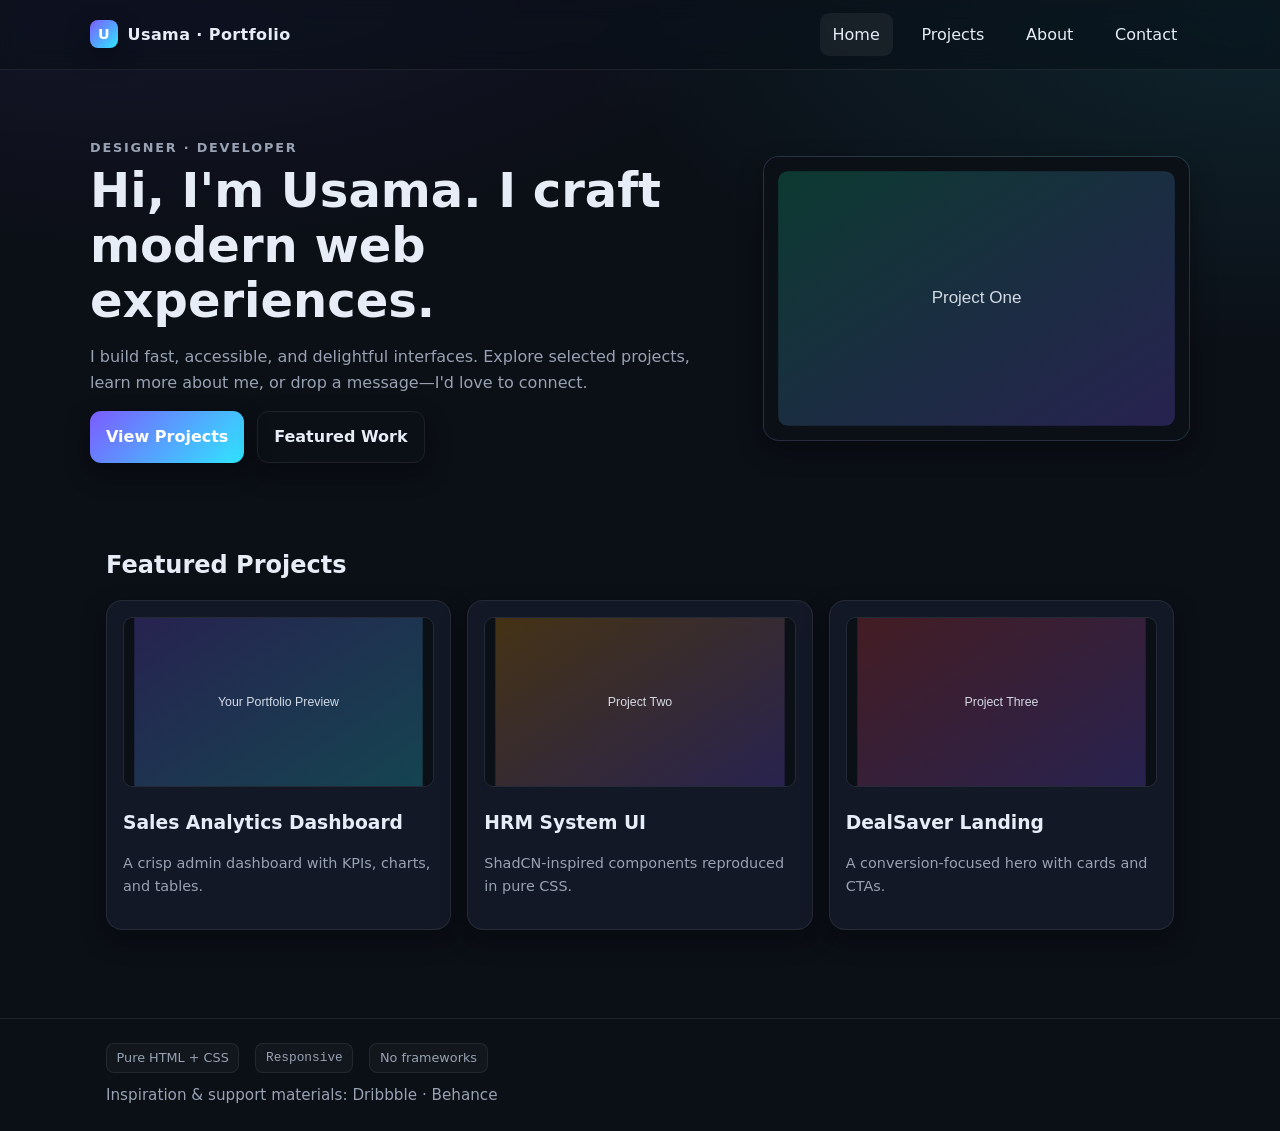
<file: index.html>
<!doctype html>
<html lang="en">
<head>
  <meta charset="utf-8">
  <meta name="viewport" content="width=device-width,initial-scale=1">
  <title>Usama · Portfolio</title>
  <meta name="description" content="A clean, mobile-first portfolio built using only HTML and CSS.">
  <link rel="stylesheet" href="./styles.css">
</head>
<body>
  <!-- Header / Nav -->
  <header class="header">
    <div class="container nav">
      <a class="logo" href="index.html" aria-label="Home">
        <span class="logo-badge">U</span> Usama · Portfolio
      </a>

      <label for="nav-toggle" class="burger" aria-label="Open Menu">
        <span></span><span></span><span></span>
      </label>
      <input id="nav-toggle" type="checkbox" aria-hidden="true">

      <nav class="menu" aria-label="Primary">
        <a href="index.html" aria-current="page">Home</a>
        <a href="projects.html">Projects</a>
        <a href="about.html">About</a>
        <a href="contact.html">Contact</a>
      </nav>
    </div>
  </header>

  <!-- Main -->
  <main>
    <section class="hero container">
      <div>
        <span class="kicker">Designer · Developer</span>
        <h1 class="title">Hi, I'm Usama. I craft modern web experiences.</h1>
        <p>I build fast, accessible, and delightful interfaces. Explore selected projects, learn more about me, or drop a message—I'd love to connect.</p>
        <div class="cta">
          <a class="btn" href="projects.html">View Projects</a>
          <a class="btn secondary" href="#featured">Featured Work</a>
        </div>
      </div>
      <div class="preview shadowed">
        <img src="assets/images/one.svg" alt="Project preview collage" style="width:100%;height:auto;display:block">
      </div>
    </section>

    <section id="featured" class="section">
      <div class="container">
        <h2 style="margin:.2rem 0 1rem">Featured Projects</h2>
        <div class="grid">
          <article class="card">
            <img src="assets/images/two.svg" alt="Project 1 preview">
            <h3>Sales Analytics Dashboard</h3>
            <p class="meta">A crisp admin dashboard with KPIs, charts, and tables.</p>
          </article>
          <article class="card">
            <img src="assets/images/three.svg" alt="Project 2 preview">
            <h3>HRM System UI</h3>
            <p class="meta">ShadCN-inspired components reproduced in pure CSS.</p>
          </article>
          <article class="card">
            <img src="assets/images/four.svg" alt="Project 3 preview">
            <h3>DealSaver Landing</h3>
            <p class="meta">A conversion-focused hero with cards and CTAs.</p>
          </article>
        </div>
      </div>
    </section>
  </main>

  <!-- Footer -->
  <footer class="footer">
    <div class="container">
      <div class="credits">
        <span class="badge">Pure HTML + CSS</span>
        <span class="badge mono">Responsive</span>
        <span class="badge">No frameworks</span>
      </div>
      <p style="margin:.6rem 0 0">Inspiration & support materials:
        <a href="https://dribbble.com" target="_blank" rel="noopener">Dribbble</a> ·
        <a href="https://www.behance.net" target="_blank" rel="noopener">Behance</a>
      </p>
    </div>
  </footer>
</body>
</html>
</file>
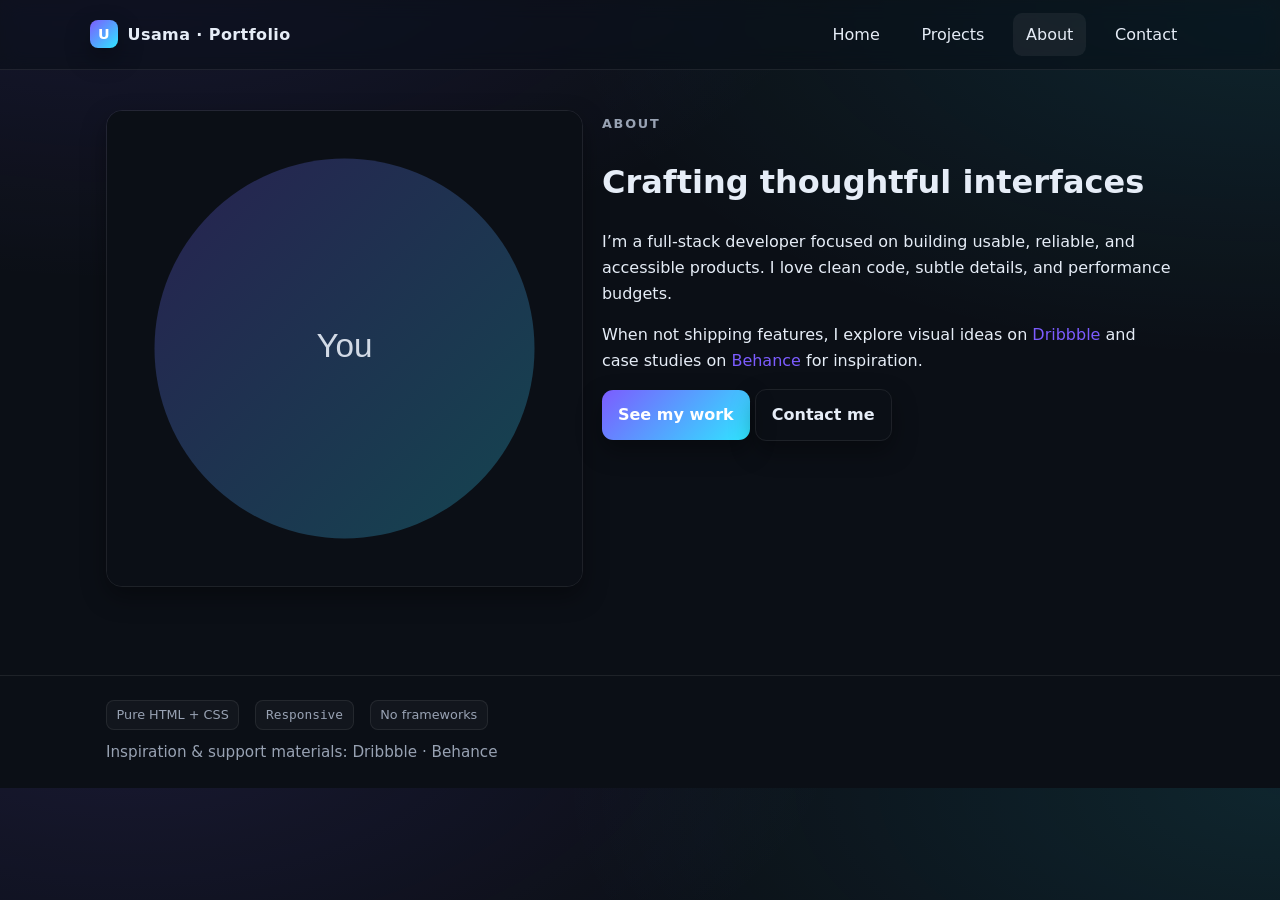
<file: about.html>
<!doctype html>
<html lang="en">
<head>
  <meta charset="utf-8">
  <meta name="viewport" content="width=device-width,initial-scale=1">
  <title>About · Usama Portfolio</title>
  <meta name="description" content="About Usama">
  <link rel="stylesheet" href="./styles.css">
</head>
<body>
  <header class="header">
    <div class="container nav">
      <a class="logo" href="index.html" aria-label="Home">
        <span class="logo-badge">U</span> Usama · Portfolio
      </a>

      <label for="nav-toggle" class="burger" aria-label="Open Menu">
        <span></span><span></span><span></span>
      </label>
      <input id="nav-toggle" type="checkbox" aria-hidden="true">

      <nav class="menu" aria-label="Primary">
        <a href="index.html">Home</a>
        <a href="projects.html">Projects</a>
        <a href="about.html" aria-current="page">About</a>
        <a href="contact.html">Contact</a>
      </nav>
    </div>
  </header>

  <main class="section">
    <div class="container split">
      <div class="avatar">
        <img src="assets/images/fove.svg" alt="Usama avatar placeholder">
      </div>
      <div>
        <span class="kicker">About</span>
        <h1 class="title" style="font-size:2rem">Crafting thoughtful interfaces</h1>
        <p>I’m a full-stack developer focused on building usable, reliable, and accessible products. I love clean code, subtle details, and performance budgets.</p>
        <p>When not shipping features, I explore visual ideas on <a href="https://dribbble.com" target="_blank" rel="noopener">Dribbble</a> and case studies on <a href="https://behance.net" target="_blank" rel="noopener">Behance</a> for inspiration.</p>
        <div class="cta">
          <a class="btn" href="projects.html">See my work</a>
          <a class="btn secondary" href="contact.html">Contact me</a>
        </div>
      </div>
    </div>
  </main>

  <footer class="footer">
    <div class="container">
      <div class="credits">
        <span class="badge">Pure HTML + CSS</span>
        <span class="badge mono">Responsive</span>
        <span class="badge">No frameworks</span>
      </div>
      <p style="margin:.6rem 0 0">Inspiration & support materials:
        <a href="https://dribbble.com" target="_blank" rel="noopener">Dribbble</a> ·
        <a href="https://www.behance.net" target="_blank" rel="noopener">Behance</a>
      </p>
    </div>
  </footer>
</body>
</html>
</file>
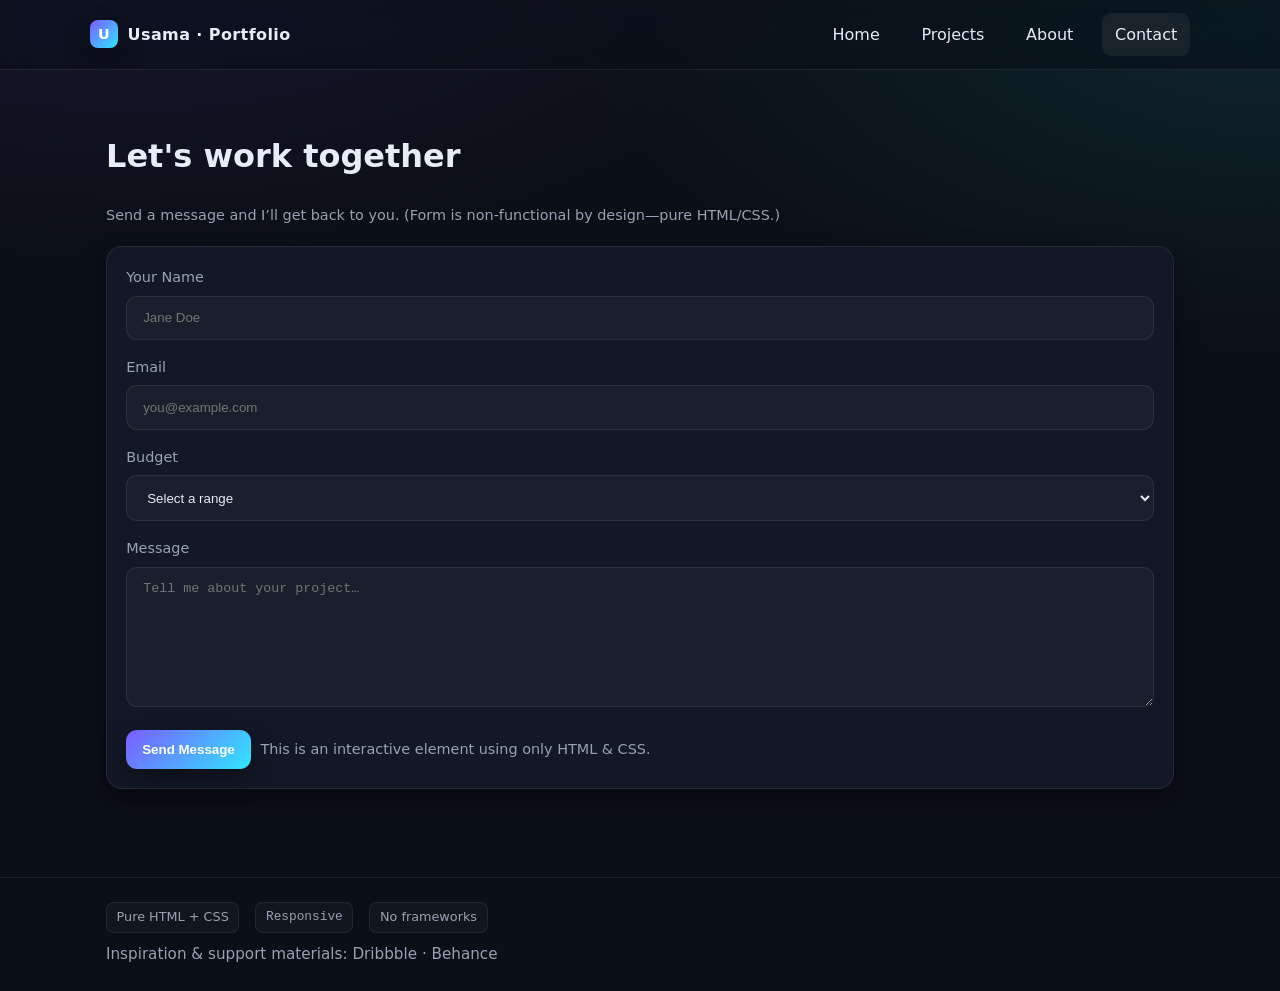
<file: contact.html>
<!doctype html>
<html lang="en">
<head>
  <meta charset="utf-8">
  <meta name="viewport" content="width=device-width,initial-scale=1">
  <title>Contact · Usama Portfolio</title>
  <meta name="description" content="Get in touch with Usama">
  <link rel="stylesheet" href="./styles.css">
</head>
<body>
  <header class="header">
    <div class="container nav">
      <a class="logo" href="index.html" aria-label="Home">
        <span class="logo-badge">U</span> Usama · Portfolio
      </a>

      <label for="nav-toggle" class="burger" aria-label="Open Menu">
        <span></span><span></span><span></span>
      </label>
      <input id="nav-toggle" type="checkbox" aria-hidden="true">

      <nav class="menu" aria-label="Primary">
        <a href="index.html">Home</a>
        <a href="projects.html">Projects</a>
        <a href="about.html">About</a>
        <a href="contact.html" aria-current="page">Contact</a>
      </nav>
    </div>
  </header>

  <main class="section">
    <div class="container">
      <h1 class="title" style="font-size:2rem">Let's work together</h1>
      <p class="meta" style="margin-bottom:1.2rem">Send a message and I’ll get back to you. (Form is non-functional by design—pure HTML/CSS.)</p>

      <form class="card" action="#" method="post" style="padding:1.2rem">
        <div class="form">
          <div>
            <label for="name">Your Name</label>
            <input id="name" name="name" class="input" type="text" placeholder="Jane Doe" required>
          </div>
          <div>
            <label for="email">Email</label>
            <input id="email" name="email" class="input" type="email" placeholder="you@example.com" required>
          </div>
          <div>
            <label for="budget">Budget</label>
            <select id="budget" name="budget" class="select">
              <option value="">Select a range</option>
              <option value="1">$500 – $1,000</option>
              <option value="2">$1,000 – $5,000</option>
              <option value="3">$5,000 – $10,000</option>
              <option value="4">$10,000+</option>
            </select>
          </div>
          <div>
            <label for="message">Message</label>
            <textarea id="message" name="message" class="textarea" placeholder="Tell me about your project…" required></textarea>
          </div>
          <div style="display:flex;gap:.6rem;align-items:center;flex-wrap:wrap">
            <button class="btn" type="submit">Send Message</button>
            <span class="meta">This is an interactive element using only HTML & CSS.</span>
          </div>
        </div>
      </form>
    </div>
  </main>

  <footer class="footer">
    <div class="container">
      <div class="credits">
        <span class="badge">Pure HTML + CSS</span>
        <span class="badge mono">Responsive</span>
        <span class="badge">No frameworks</span>
      </div>
      <p style="margin:.6rem 0 0">Inspiration & support materials:
        <a href="https://dribbble.com" target="_blank" rel="noopener">Dribbble</a> ·
        <a href="https://www.behance.net" target="_blank" rel="noopener">Behance</a>
      </p>
    </div>
  </footer>
</body>
</html>
</file>
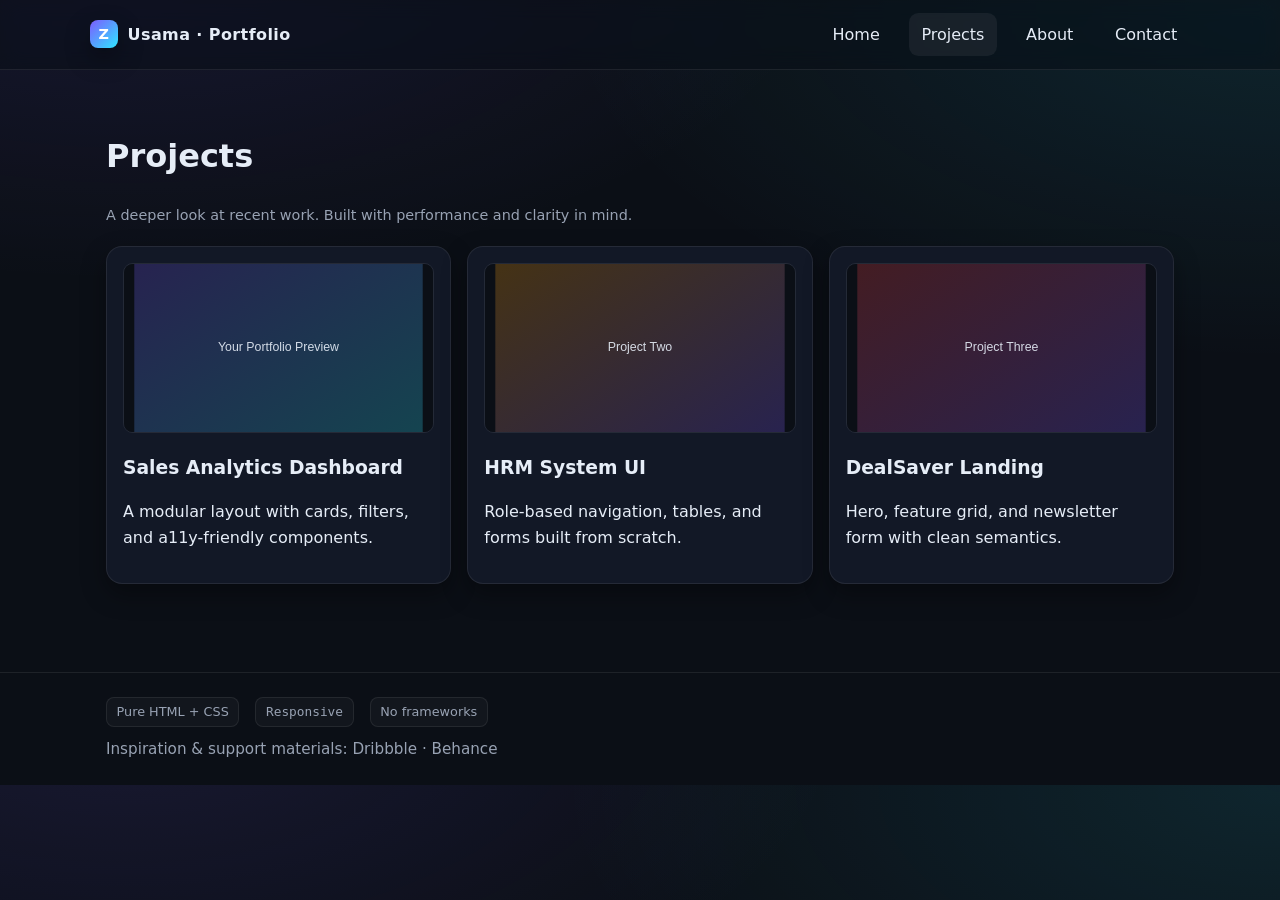
<file: projects.html>
<!doctype html>
<html lang="en">
<head>
  <meta charset="utf-8">
  <meta name="viewport" content="width=device-width,initial-scale=1">
  <title>Projects · Usama Portfolio</title>
  <meta name="description" content="Selected work samples.">
  <link rel="stylesheet" href="./styles.css">
</head>
<body>
  <header class="header">
    <div class="container nav">
      <a class="logo" href="index.html" aria-label="Home">
        <span class="logo-badge">Z</span> Usama · Portfolio
      </a>

      <label for="nav-toggle" class="burger" aria-label="Open Menu">
        <span></span><span></span><span></span>
      </label>
      <input id="nav-toggle" type="checkbox" aria-hidden="true">

      <nav class="menu" aria-label="Primary">
        <a href="index.html">Home</a>
        <a href="projects.html" aria-current="page">Projects</a>
        <a href="about.html">About</a>
        <a href="contact.html">Contact</a>
      </nav>
    </div>
  </header>

  <main class="section">
    <div class="container">
      <h1 class="title" style="font-size:2rem">Projects</h1>
      <p class="meta" style="margin-bottom:1.2rem">A deeper look at recent work. Built with performance and clarity in mind.</p>
      <div class="grid">
        <article class="card">
          <img src="assets/images/two.svg" alt="Project 1 preview">
          <h3>Sales Analytics Dashboard</h3>
          <p>A modular layout with cards, filters, and a11y-friendly components.</p>
        </article>
        <article class="card">
          <img src="assets/images/three.svg" alt="Project 2 preview">
          <h3>HRM System UI</h3>
          <p>Role-based navigation, tables, and forms built from scratch.</p>
        </article>
        <article class="card">
          <img src="assets/images/four.svg" alt="Project 3 preview">
          <h3>DealSaver Landing</h3>
          <p>Hero, feature grid, and newsletter form with clean semantics.</p>
        </article>
      </div>
    </div>
  </main>

  <footer class="footer">
    <div class="container">
      <div class="credits">
        <span class="badge">Pure HTML + CSS</span>
        <span class="badge mono">Responsive</span>
        <span class="badge">No frameworks</span>
      </div>
      <p style="margin:.6rem 0 0">Inspiration & support materials:
        <a href="https://dribbble.com" target="_blank" rel="noopener">Dribbble</a> ·
        <a href="https://www.behance.net" target="_blank" rel="noopener">Behance</a>
      </p>
    </div>
  </footer>
</body>
</html>
</file>
<file: styles.css>
:root{
  --bg:#0b0f16;
  --card:#121826;
  --text:#e6edf7;
  --muted:#98a2b3;
  --brand:#7c5cff;
  --brand-2:#2fe6ff;
  --accent:#10b981;
  --border:rgba(255,255,255,.08);
  --shadow: 0 10px 25px rgba(0,0,0,.35);
}

*{box-sizing:border-box}
html{scroll-behavior:smooth}
body{
  margin:0;
  font-family:system-ui,-apple-system,Segoe UI,Roboto,Inter,Arial,sans-serif;
  color:var(--text);
  background: radial-gradient(1200px 600px at 10% -10%, rgba(124,92,255,.12), transparent 60%),
              radial-gradient(1200px 600px at 100% 0%, rgba(47,230,255,.10), transparent 60%),
              var(--bg);
  line-height:1.6;
}

.container{max-width:1100px;margin:0 auto;padding:0 1rem}
a{color:var(--brand);text-decoration:none}
a:hover{opacity:.9}

/* Header / Nav */
.header{
  position:sticky; top:0; z-index:20;
  backdrop-filter:saturate(140%) blur(10px);
  background:rgba(11,15,22,.6);
  border-bottom:1px solid var(--border);
}
.nav{display:flex;align-items:center;justify-content:space-between;padding:.8rem 0}
.logo{
  display:flex;align-items:center;gap:.6rem;
  font-weight:700;letter-spacing:.4px;color:var(--text)
}
.logo-badge{
  width:28px;height:28px;border-radius:8px;
  background:linear-gradient(135deg,var(--brand),var(--brand-2));
  display:inline-grid;place-items:center;color:white;font-size:.9rem; font-weight:800;
  box-shadow:var(--shadow);
}

/* Hamburger (checkbox hack) */
#nav-toggle{display:none}
.menu{
  display:flex;gap:1rem;align-items:center;
}
.menu a{
  padding:.55rem .8rem;border-radius:.6rem;color:var(--text);
  transition:background .2s ease;
}
.menu a[aria-current="page"], .menu a:hover{background:rgba(255,255,255,.06)}

/* Mobile menu */
.burger{display:none; border:1px solid var(--border); padding:.4rem .55rem; border-radius:.6rem}
.burger span{display:block;width:22px;height:2px;background:var(--text);margin:5px 0; transition:all .25s ease}

@media (max-width: 820px){
  .menu{
    position:fixed; inset:60px 1rem auto 1rem;
    background:rgba(18,24,38,.98);
    border:1px solid var(--border);
    border-radius:1rem;
    padding:1rem; flex-direction:column; align-items:flex-start;
    transform:translateY(-20px); opacity:0; pointer-events:none;
    transition:all .25s ease;
  }
  #nav-toggle:checked ~ .menu{transform:translateY(0);opacity:1;pointer-events:auto}
  .burger{display:block}
}

/* Hero */
.hero{
  padding:4rem 0 2.5rem;
  display:grid;grid-template-columns:1.2fr .8fr;gap:2rem;align-items:center;
}
.hero .title{font-size:clamp(1.8rem,4vw,3rem);line-height:1.15;margin:.2rem 0 .6rem}
.hero p{color:var(--muted)}
.hero .cta{display:flex;gap:.8rem;flex-wrap:wrap;margin-top:1rem}
.btn{
  display:inline-flex;align-items:center;gap:.5rem;
  background:linear-gradient(135deg,var(--brand),var(--brand-2));
  padding:.75rem 1rem;border-radius:.7rem;color:white;font-weight:600;border:0;
  box-shadow:var(--shadow);
}
.btn.secondary{background:transparent;border:1px solid var(--border);color:var(--text)}

.hero .preview{
  border-radius:1rem;overflow:hidden;border:1px solid var(--border);
  background:linear-gradient(135deg,rgba(124,92,255,.12),rgba(47,230,255,.10));
  min-height:260px; display:grid; place-items:center;
}

/* Cards / sections */
.section{padding:2.5rem 0}
.grid{
  display:grid; gap:1rem;
  grid-template-columns:repeat(3,1fr);
}
.card{
  background:var(--card);
  border:1px solid var(--border);
  border-radius:1rem;padding:1rem; box-shadow:var(--shadow);
}
.card img{width:100%;height:170px;object-fit:cover;border-radius:.6rem;border:1px solid var(--border)}
.card h3{margin:.8rem 0 .3rem}
.meta{font-size:.9rem;color:var(--muted)}

@media (max-width: 920px){
  .hero{grid-template-columns:1fr}
  .grid{grid-template-columns:repeat(2,1fr)}
}
@media (max-width: 560px){
  .grid{grid-template-columns:1fr}
}

/* About */
.split{display:grid;grid-template-columns:1fr 1.2fr;gap:1.2rem}
.split .avatar{
  border-radius:1rem;overflow:hidden;border:1px solid var(--border);
  box-shadow:var(--shadow);
}
.split .avatar img{display:block;width:100%;height:auto}

@media (max-width: 820px){
  .split{grid-template-columns:1fr}
}

/* Contact form */
.form{
  display:grid;gap:1rem;
}
.input, .textarea, .select{
  width:100%; padding:.85rem 1rem; border-radius:.7rem;
  background:rgba(255,255,255,.03); border:1px solid var(--border); color:var(--text);
}
.textarea{min-height:140px; resize:vertical}
label{display:block;font-size:.9rem;color:var(--muted);margin-bottom:.4rem}

/* Footer */
.footer{
  border-top:1px solid var(--border);
  margin-top:3rem; padding:1.5rem 0; color:var(--muted); font-size:.95rem;
}
.footer a{color:var(--muted)}
.footer .credits{display:flex;gap:1rem;flex-wrap:wrap}
.badge{
  display:inline-block; padding:.25rem .6rem; border:1px solid var(--border); border-radius:.5rem;
  background:rgba(255,255,255,.03); font-size:.8rem; color:var(--muted)
}

/* Utilities */
.kicker{letter-spacing:.14em;text-transform:uppercase;color:var(--muted);font-weight:700;font-size:.8rem}
.mono{font-variant-numeric:tabular-nums;font-family:ui-monospace,SFMono-Regular,Menlo,Monaco,monospace}
.shadowed{box-shadow:var(--shadow)}
</file>
